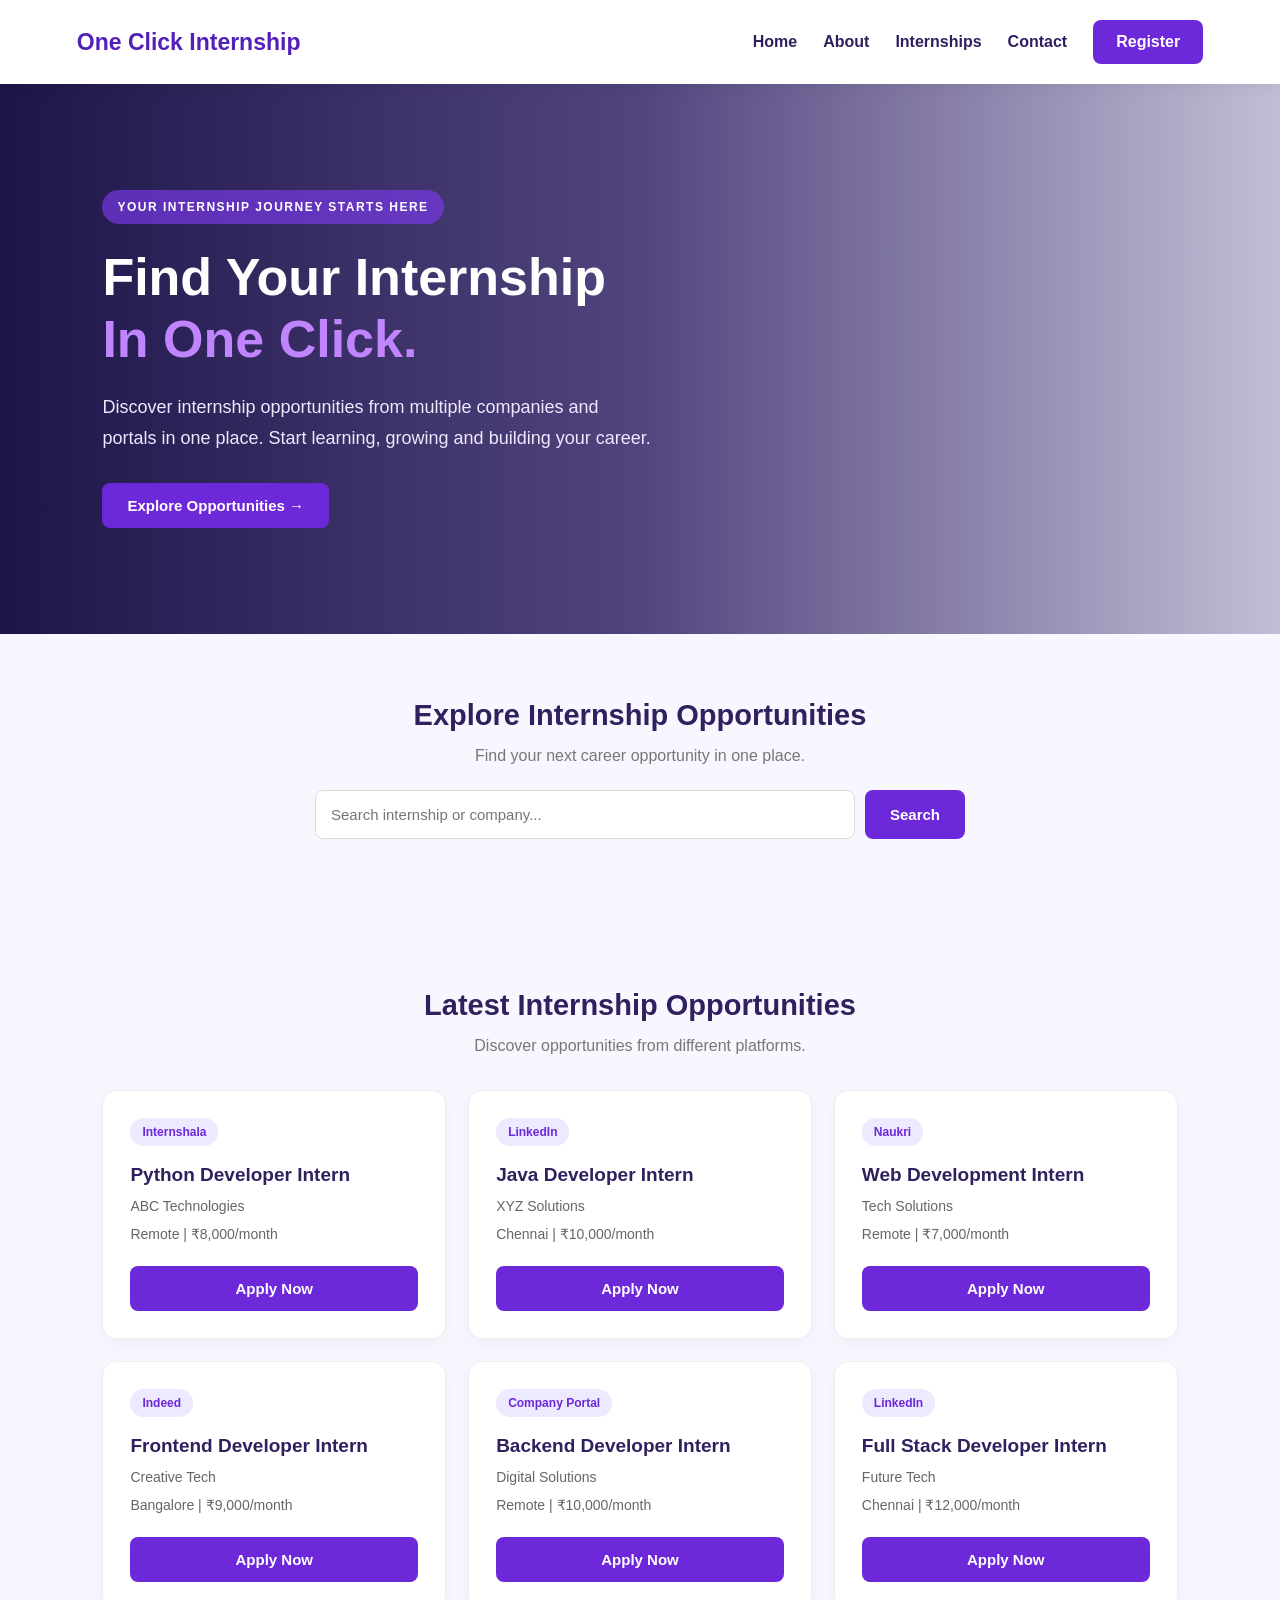
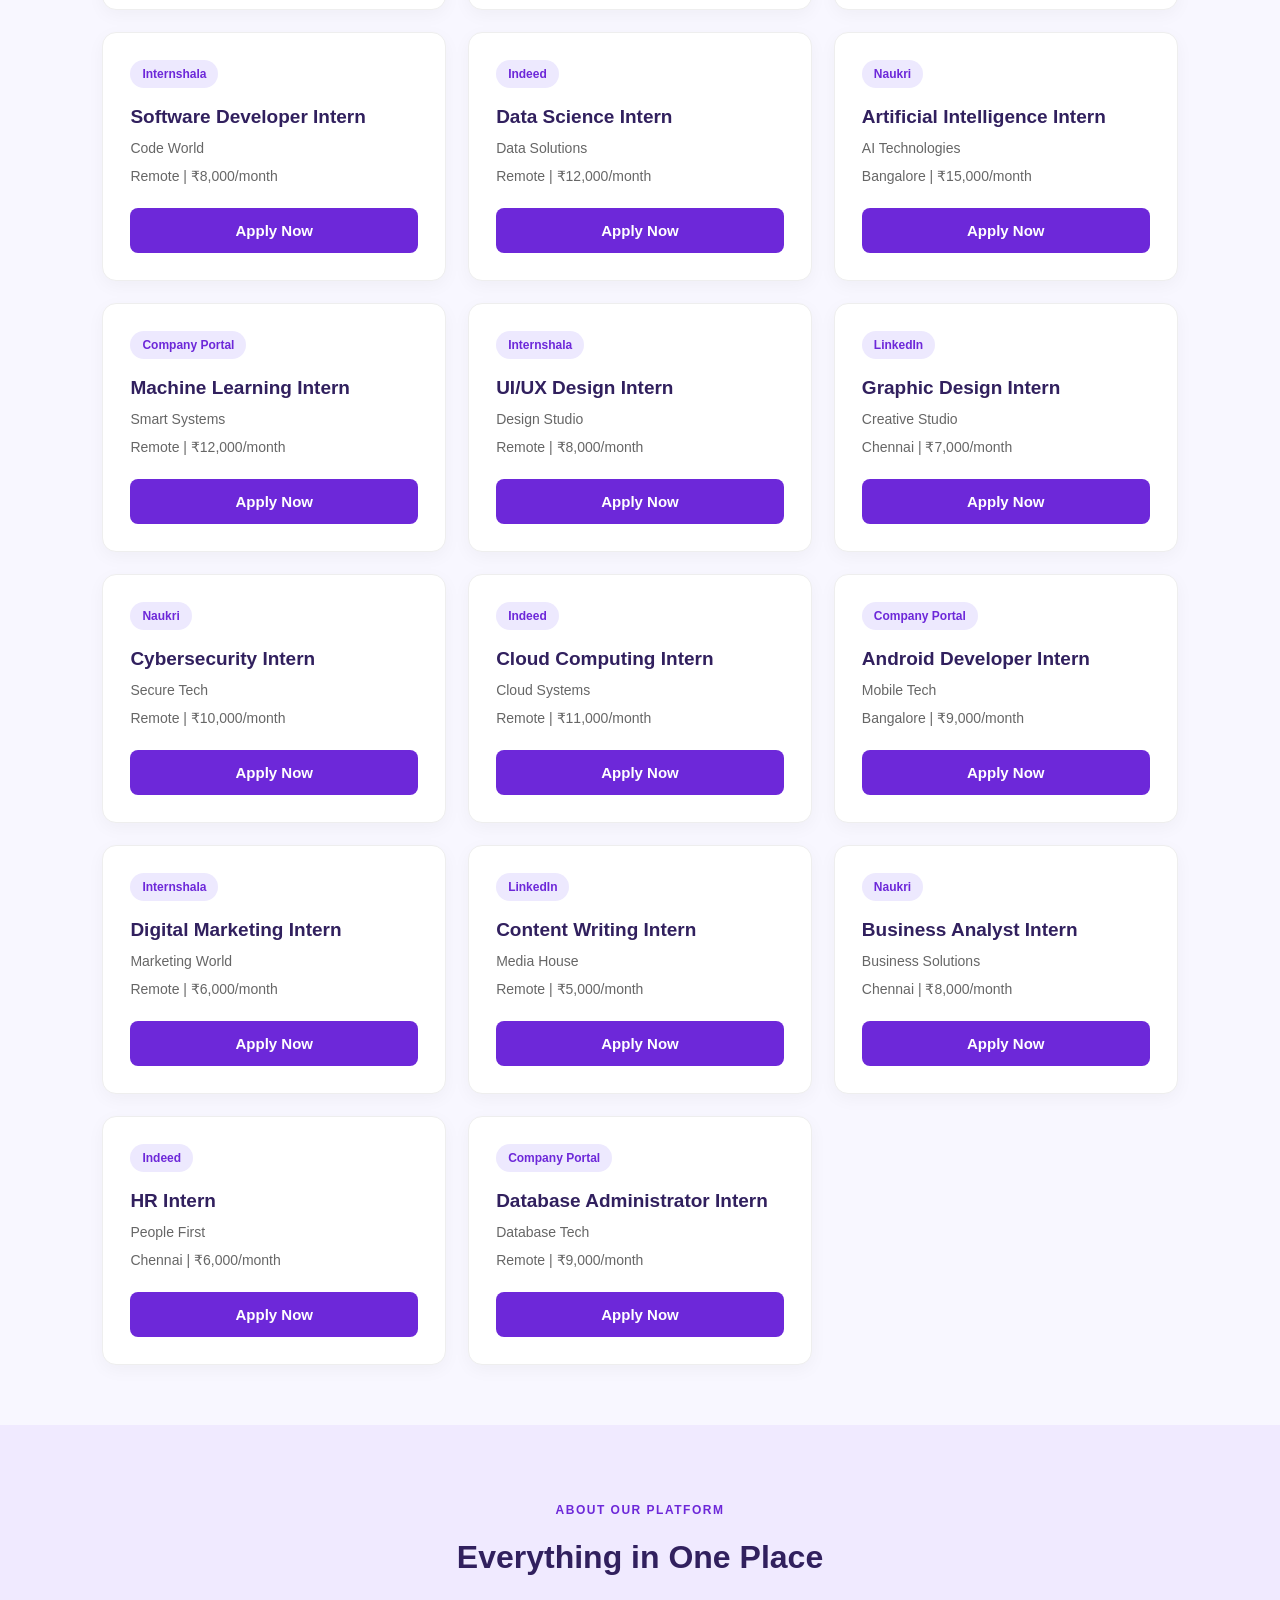
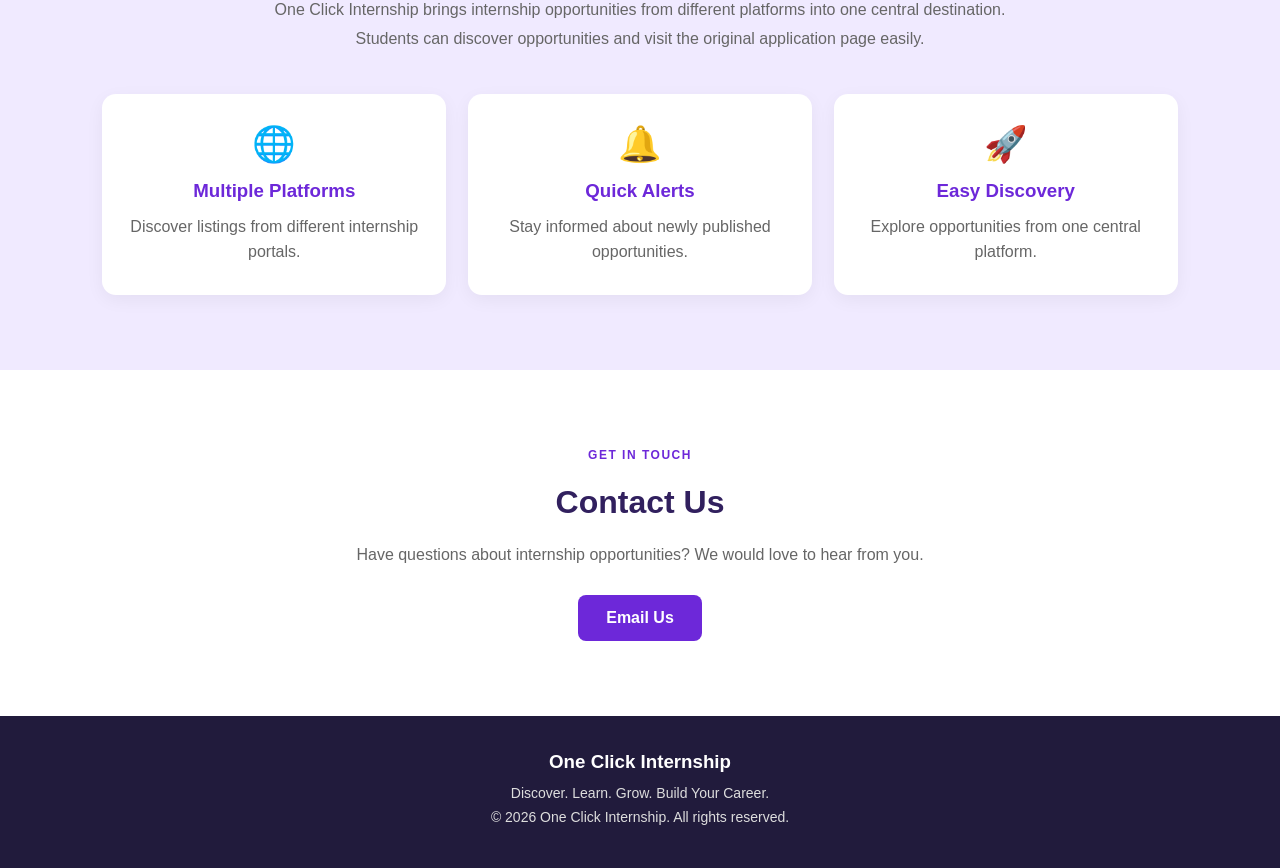
<file: index.html>
<!DOCTYPE html>
<html lang="en">
<head>
    <meta charset="UTF-8">
    <meta name="viewport" content="width=device-width, initial-scale=1.0">
    <title>One Click Internship</title>
    <link rel="stylesheet" href="style.css">
</head>
<body>

<!-- HEADER -->
<header>
    <a href="#home" class="logo">One Click Internship</a>

    <nav>
        <a href="#home">Home</a>
        <a href="#about">About</a>
        <a href="#internships">Internships</a>
        <a href="#contact">Contact</a>
        <a href="register.html" class="register-link">Register</a>
    </nav>
</header>

<main>

    <!-- HERO -->
    <section class="hero" id="home">
        <div class="hero-content">

            <span class="tag">YOUR INTERNSHIP JOURNEY STARTS HERE</span>

            <h1>
                Find Your Internship
                <span>In One Click.</span>
            </h1>

            <p>
                Discover internship opportunities from multiple
                companies and portals in one place.
                Start learning, growing and building your career.
            </p>

            <button onclick="exploreInternships()">
                Explore Opportunities →
            </button>

        </div>
    </section>

    <!-- SEARCH -->
    <section class="search-section" id="internships">

        <h2>Explore Internship Opportunities</h2>

        <p>Find your next career opportunity in one place.</p>

        <div class="search-box">
            <input
                type="text"
                id="searchInput"
                placeholder="Search internship or company..."
            >
            <button onclick="searchInternships()">Search</button>
        </div>

        <p id="searchResult"></p>

    </section>

    <!-- INTERNSHIP LISTINGS -->
    <section class="internship-section">

        <h2>Latest Internship Opportunities</h2>

        <p class="section-desc">
            Discover opportunities from different platforms.
        </p>

        <div class="internship-container">

            <div class="internship-card">
                <span class="source">Internshala</span>
                <h3>Python Developer Intern</h3>
                <p>ABC Technologies</p>
                <p>Remote | ₹8,000/month</p>
                <button onclick="applyInternship()">Apply Now</button>
            </div>

            <div class="internship-card">
                <span class="source">LinkedIn</span>
                <h3>Java Developer Intern</h3>
                <p>XYZ Solutions</p>
                <p>Chennai | ₹10,000/month</p>
                <button onclick="applyInternship()">Apply Now</button>
            </div>

            <div class="internship-card">
                <span class="source">Naukri</span>
                <h3>Web Development Intern</h3>
                <p>Tech Solutions</p>
                <p>Remote | ₹7,000/month</p>
                <button onclick="applyInternship()">Apply Now</button>
            </div>

            <div class="internship-card">
                <span class="source">Indeed</span>
                <h3>Frontend Developer Intern</h3>
                <p>Creative Tech</p>
                <p>Bangalore | ₹9,000/month</p>
                <button onclick="applyInternship()">Apply Now</button>
            </div>

            <div class="internship-card">
                <span class="source">Company Portal</span>
                <h3>Backend Developer Intern</h3>
                <p>Digital Solutions</p>
                <p>Remote | ₹10,000/month</p>
                <button onclick="applyInternship()">Apply Now</button>
            </div>

            <div class="internship-card">
                <span class="source">LinkedIn</span>
                <h3>Full Stack Developer Intern</h3>
                <p>Future Tech</p>
                <p>Chennai | ₹12,000/month</p>
                <button onclick="applyInternship()">Apply Now</button>
            </div>

            <div class="internship-card">
                <span class="source">Internshala</span>
                <h3>Software Developer Intern</h3>
                <p>Code World</p>
                <p>Remote | ₹8,000/month</p>
                <button onclick="applyInternship()">Apply Now</button>
            </div>

            <div class="internship-card">
                <span class="source">Indeed</span>
                <h3>Data Science Intern</h3>
                <p>Data Solutions</p>
                <p>Remote | ₹12,000/month</p>
                <button onclick="applyInternship()">Apply Now</button>
            </div>

            <div class="internship-card">
                <span class="source">Naukri</span>
                <h3>Artificial Intelligence Intern</h3>
                <p>AI Technologies</p>
                <p>Bangalore | ₹15,000/month</p>
                <button onclick="applyInternship()">Apply Now</button>
            </div>

            <div class="internship-card">
                <span class="source">Company Portal</span>
                <h3>Machine Learning Intern</h3>
                <p>Smart Systems</p>
                <p>Remote | ₹12,000/month</p>
                <button onclick="applyInternship()">Apply Now</button>
            </div>

            <div class="internship-card">
                <span class="source">Internshala</span>
                <h3>UI/UX Design Intern</h3>
                <p>Design Studio</p>
                <p>Remote | ₹8,000/month</p>
                <button onclick="applyInternship()">Apply Now</button>
            </div>

            <div class="internship-card">
                <span class="source">LinkedIn</span>
                <h3>Graphic Design Intern</h3>
                <p>Creative Studio</p>
                <p>Chennai | ₹7,000/month</p>
                <button onclick="applyInternship()">Apply Now</button>
            </div>

            <div class="internship-card">
                <span class="source">Naukri</span>
                <h3>Cybersecurity Intern</h3>
                <p>Secure Tech</p>
                <p>Remote | ₹10,000/month</p>
                <button onclick="applyInternship()">Apply Now</button>
            </div>

            <div class="internship-card">
                <span class="source">Indeed</span>
                <h3>Cloud Computing Intern</h3>
                <p>Cloud Systems</p>
                <p>Remote | ₹11,000/month</p>
                <button onclick="applyInternship()">Apply Now</button>
            </div>

            <div class="internship-card">
                <span class="source">Company Portal</span>
                <h3>Android Developer Intern</h3>
                <p>Mobile Tech</p>
                <p>Bangalore | ₹9,000/month</p>
                <button onclick="applyInternship()">Apply Now</button>
            </div>

            <div class="internship-card">
                <span class="source">Internshala</span>
                <h3>Digital Marketing Intern</h3>
                <p>Marketing World</p>
                <p>Remote | ₹6,000/month</p>
                <button onclick="applyInternship()">Apply Now</button>
            </div>

            <div class="internship-card">
                <span class="source">LinkedIn</span>
                <h3>Content Writing Intern</h3>
                <p>Media House</p>
                <p>Remote | ₹5,000/month</p>
                <button onclick="applyInternship()">Apply Now</button>
            </div>

            <div class="internship-card">
                <span class="source">Naukri</span>
                <h3>Business Analyst Intern</h3>
                <p>Business Solutions</p>
                <p>Chennai | ₹8,000/month</p>
                <button onclick="applyInternship()">Apply Now</button>
            </div>

            <div class="internship-card">
                <span class="source">Indeed</span>
                <h3>HR Intern</h3>
                <p>People First</p>
                <p>Chennai | ₹6,000/month</p>
                <button onclick="applyInternship()">Apply Now</button>
            </div>

            <div class="internship-card">
                <span class="source">Company Portal</span>
                <h3>Database Administrator Intern</h3>
                <p>Database Tech</p>
                <p>Remote | ₹9,000/month</p>
                <button onclick="applyInternship()">Apply Now</button>
            </div>

        </div>
    </section>

    <!-- ABOUT -->
    <section class="about-section" id="about">

        <span class="tag">ABOUT OUR PLATFORM</span>

        <h2>Everything in One Place</h2>

        <p>
            One Click Internship brings internship opportunities
            from different platforms into one central destination.
            Students can discover opportunities and visit the
            original application page easily.
        </p>

        <div class="about-features">

            <div class="feature-card">
                <div class="feature-icon">🌐</div>
                <h3>Multiple Platforms</h3>
                <p>Discover listings from different internship portals.</p>
            </div>

            <div class="feature-card">
                <div class="feature-icon">🔔</div>
                <h3>Quick Alerts</h3>
                <p>Stay informed about newly published opportunities.</p>
            </div>

            <div class="feature-card">
                <div class="feature-icon">🚀</div>
                <h3>Easy Discovery</h3>
                <p>Explore opportunities from one central platform.</p>
            </div>

        </div>
    </section>

    <!-- CONTACT -->
    <section class="contact-section" id="contact">

        <span class="tag">GET IN TOUCH</span>

        <h2>Contact Us</h2>

        <p>
            Have questions about internship opportunities?
            We would love to hear from you.
        </p>

        <a href="mailto:contact@oneclickinternship.com">
            Email Us
        </a>

    </section>

</main>

<!-- FOOTER -->
<footer>
    <h3>One Click Internship</h3>
    <p>Discover. Learn. Grow. Build Your Career.</p>
    <p>© 2026 One Click Internship. All rights reserved.</p>
</footer>

<script src="script.js"></script>

</body>
</html>
</file>
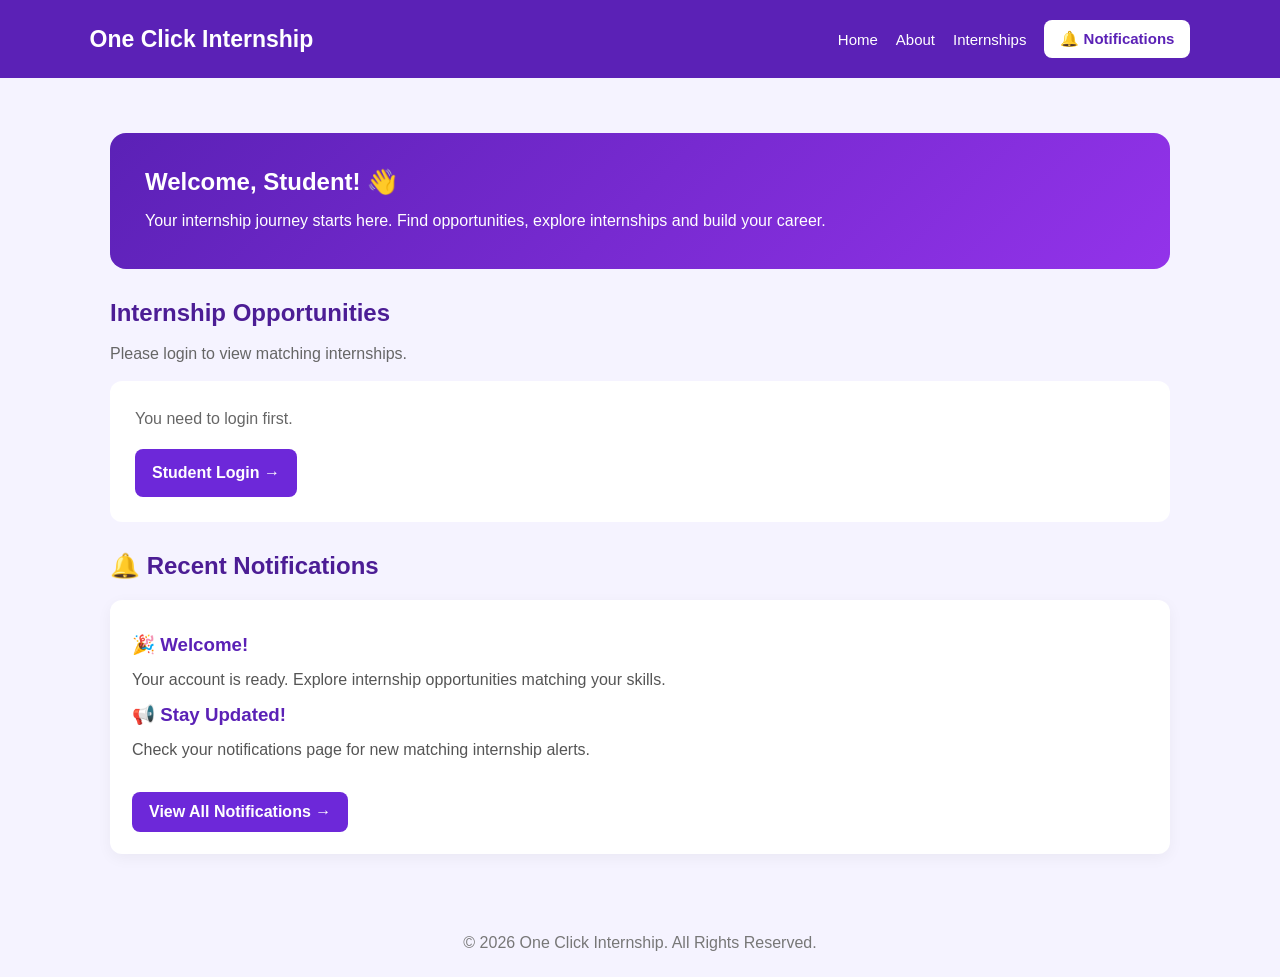
<file: dashboard.html>
<!DOCTYPE html>
<html lang="en">

<head>
    <meta charset="UTF-8">
    <meta name="viewport" content="width=device-width, initial-scale=1.0">

    <title>Student Dashboard | One Click Internship</title>

    <style>
        * {
            margin: 0;
            padding: 0;
            box-sizing: border-box;
        }

        body {
            font-family: Arial, sans-serif;
            background: #f5f3ff;
            color: #29213d;
        }

        header {
            background: #5b21b6;
            color: white;
            padding: 20px 7%;
            display: flex;
            justify-content: space-between;
            align-items: center;
            flex-wrap: wrap;
            gap: 15px;
        }

        header h2 {
            font-size: 23px;
        }

        nav {
            display: flex;
            align-items: center;
            gap: 18px;
            flex-wrap: wrap;
        }

        nav a {
            color: white;
            text-decoration: none;
            font-size: 15px;
        }

        nav a:hover {
            text-decoration: underline;
        }

        .notification-link {
            background: white;
            color: #5b21b6 !important;
            padding: 10px 16px;
            border-radius: 8px;
            font-weight: bold;
        }

        main {
            max-width: 1100px;
            margin: 35px auto;
            padding: 20px;
        }

        .welcome-card {
            background: linear-gradient(135deg, #5b21b6, #9333ea);
            color: white;
            padding: 35px;
            border-radius: 16px;
            margin-bottom: 30px;
        }

        .welcome-card h1 {
            margin-bottom: 12px;
        }

        .welcome-card p {
            line-height: 1.6;
        }

        .section-title {
            color: #4c1d95;
            margin: 30px 0 18px;
        }

        #internshipStatus {
            color: #666;
            margin-bottom: 18px;
        }

        .cards {
            display: grid;
            grid-template-columns: repeat(
                auto-fit,
                minmax(230px, 1fr)
            );
            gap: 20px;
        }

        .card {
            background: white;
            padding: 23px;
            border-radius: 13px;
            box-shadow: 0 4px 15px #0000000c;
        }

        .card h3 {
            color: #5b21b6;
            margin-bottom: 12px;
        }

        .card p {
            color: #666;
            line-height: 1.5;
            margin-bottom: 12px;
        }

        .status {
            display: inline-block;
            background: #ede9fe;
            color: #5b21b6;
            padding: 6px 10px;
            border-radius: 6px;
            font-size: 12px;
            margin-top: 5px;
        }

        .apply-button,
        .view-notifications,
        .login-button {
            display: inline-block;
            margin-top: 18px;
            background: #6d28d9;
            color: white;
            text-decoration: none;
            padding: 11px 17px;
            border-radius: 8px;
            font-weight: bold;
            border: none;
            cursor: pointer;
        }

        .apply-button:hover,
        .view-notifications:hover,
        .login-button:hover {
            background: #4c1d95;
        }

        .notification-box {
            background: white;
            padding: 22px;
            border-radius: 12px;
            margin-top: 20px;
            box-shadow: 0 4px 15px #0000000c;
        }

        .notification-box h3 {
            color: #5b21b6;
            margin: 12px 0;
        }

        .notification-box p {
            margin: 12px 0;
            color: #555;
            line-height: 1.5;
        }

        .empty-message {
            background: white;
            padding: 25px;
            border-radius: 12px;
            color: #666;
            line-height: 1.6;
        }

        footer {
            text-align: center;
            padding: 25px;
            color: #777;
            margin-top: 30px;
        }

        @media(max-width: 600px) {
            header {
                padding: 18px;
            }

            nav {
                gap: 13px;
            }

            .welcome-card {
                padding: 25px;
            }
        }
    </style>
</head>

<body>

    <!-- HEADER -->
    <header>

        <h2>One Click Internship</h2>

        <nav>
            <a href="index.html">Home</a>

            <a href="index.html#about">About</a>

            <a href="#internships">Internships</a>

            <a href="notification.html"
               class="notification-link">
                🔔 Notifications
            </a>
        </nav>

    </header>


    <main>

        <!-- WELCOME SECTION -->
        <section class="welcome-card">

            <h1 id="welcomeMessage">
                Welcome, Student! 👋
            </h1>

            <p>
                Your internship journey starts here.
                Find opportunities, explore internships
                and build your career.
            </p>

        </section>


        <!-- INTERNSHIP SECTION -->
        <h2 class="section-title" id="internships">
            Internship Opportunities
        </h2>

        <p id="internshipStatus">
            Loading your matching internships...
        </p>

        <div class="cards" id="internshipCards">
        </div>


        <!-- NOTIFICATIONS SECTION -->
        <h2 class="section-title">
            🔔 Recent Notifications
        </h2>

        <div class="notification-box">

            <h3>🎉 Welcome!</h3>

            <p>
                Your account is ready.
                Explore internship opportunities
                matching your skills.
            </p>

            <h3>📢 Stay Updated!</h3>

            <p>
                Check your notifications page
                for new matching internship alerts.
            </p>

            <a
                href="notification.html"
                class="view-notifications">

                View All Notifications →

            </a>

        </div>

    </main>


    <!-- FOOTER -->
    <footer>
        © 2026 One Click Internship. All Rights Reserved.
    </footer>


    <!-- JAVASCRIPT -->
    <script>

        const API_URL = "http://127.0.0.1:8000";

        const studentEmail =
            localStorage.getItem("studentEmail");

        const studentName =
            localStorage.getItem("studentName");


        // DISPLAY STUDENT NAME

        if (studentName) {

            document.getElementById(
                "welcomeMessage"
            ).textContent =
                "Welcome, " + studentName + "! 👋";

        }


        // LOAD MATCHING INTERNSHIPS

        async function loadMatchingInternships() {

            const container =
                document.getElementById("internshipCards");

            const status =
                document.getElementById("internshipStatus");


            if (!studentEmail) {

                status.textContent =
                    "Please login to view matching internships.";

                container.innerHTML = `
                    <div class="empty-message">
                        <p>You need to login first.</p>

                        <a href="login.html" class="login-button">
                            Student Login →
                        </a>
                    </div>
                `;

                return;
            }


            status.textContent =
                "Loading your matching internships...";


            try {

                const response = await fetch(
                    API_URL +
                    "/internships?student_email=" +
                    encodeURIComponent(studentEmail)
                );


                const data = await response.json();


                if (!response.ok) {

                    throw new Error(
                        data.detail ||
                        "Unable to load internships"
                    );

                }


                container.innerHTML = "";


                if (
                    !data.internships ||
                    data.internships.length === 0
                ) {

                    status.textContent =
                        "No matching internships found yet.";

                    container.innerHTML = `
                        <div class="empty-message">
                            <h3>No Matching Internships Yet 🔍</h3>

                            <p>
                                We will show internship opportunities
                                when your skills match.
                            </p>

                            <p>
                                Keep checking for new opportunities!
                            </p>
                        </div>
                    `;

                    return;
                }


                status.textContent =
                    data.count +
                    " matching internship(s) found!";


                // CREATE INTERNSHIP CARDS

                data.internships.forEach(item => {

                    const card =
                        document.createElement("div");

                    card.className = "card";


                    const title =
                        document.createElement("h3");

                    title.textContent =
                        "💼 " + item.title;


                    const company =
                        document.createElement("p");

                    company.textContent =
                        "Company: " + item.company;


                    const description =
                        document.createElement("p");

                    description.textContent =
                        item.description || "";


                    const skills =
                        document.createElement("p");

                    skills.textContent =
                        "Matching Skills: " +
                        (item.matched_skills || []).join(", ");


                    const badge =
                        document.createElement("span");

                    badge.className = "status";

                    badge.textContent =
                        "Skills Matched ✓";


                    const apply =
                        document.createElement("a");

                    apply.className = "apply-button";

                    apply.textContent =
                        "Apply Now →";


                    // CHECK APPLICATION LINK

                    try {

                        const url =
                            new URL(item.apply_url);

                        if (
                            url.protocol !== "https:" &&
                            url.protocol !== "http:"
                        ) {

                            throw new Error(
                                "Invalid application URL"
                            );

                        }

                        apply.href = url.href;

                        apply.target = "_blank";

                        apply.rel =
                            "noopener noreferrer";

                    } catch (error) {

                        apply.textContent =
                            "Application link unavailable";

                    }


                    // ADD ELEMENTS TO CARD

                    card.append(
                        title,
                        company,
                        description,
                        skills,
                        badge,
                        apply
                    );


                    container.appendChild(card);

                });


            } catch (error) {

                status.textContent =
                    "Backend connection failed. Check your server.";

                console.error(
                    "Internship loading error:",
                    error
                );

            }

        }


        // START LOADING

        loadMatchingInternships();


    </script>

</body>

</html>
</file>
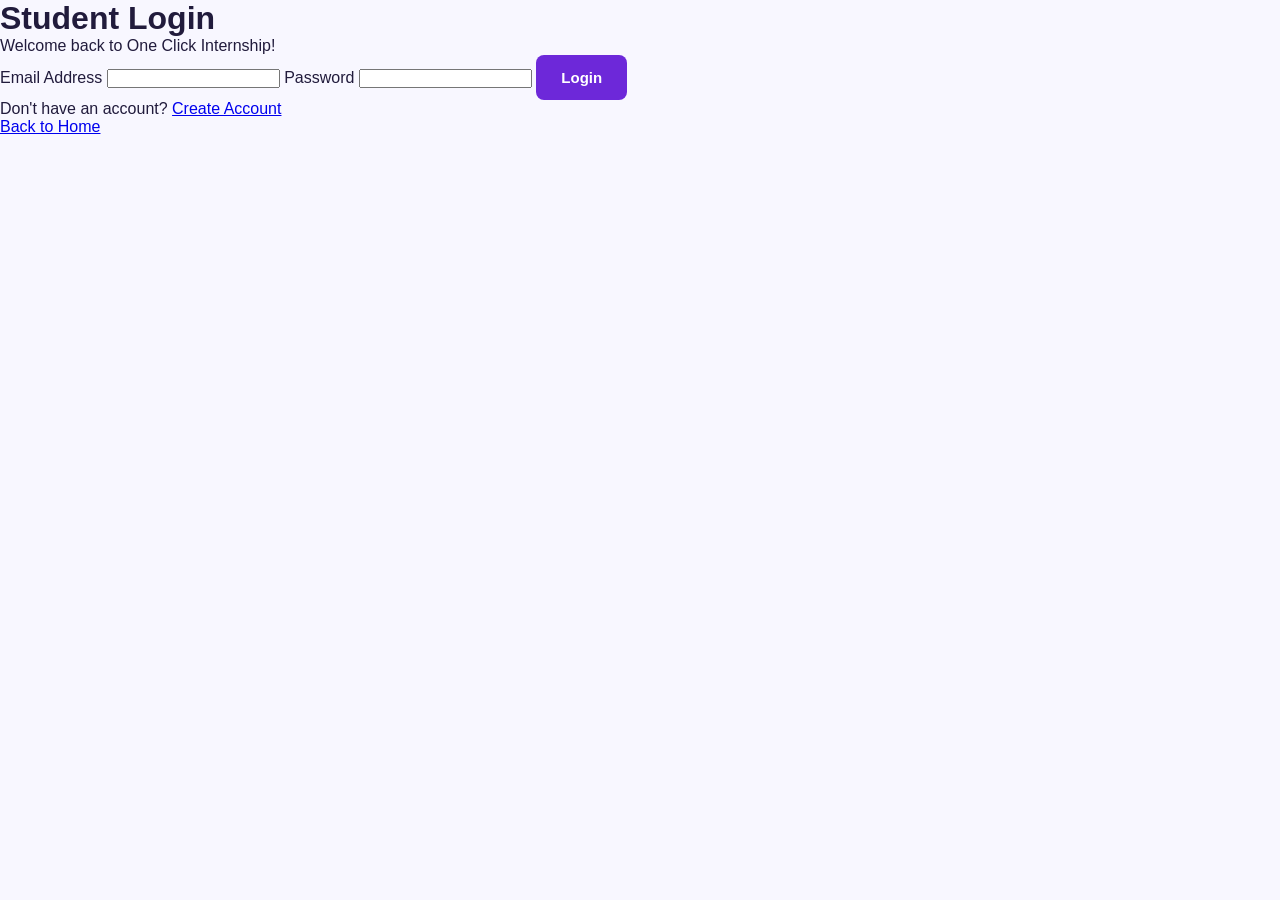
<file: login.html>
<!DOCTYPE html>
<html lang="en">
<head>
    <meta charset="UTF-8">
    <meta name="viewport" content="width=device-width, initial-scale=1.0">
    <title>Student Login | One Click Internship</title>
    <link rel="stylesheet" href="style.css">
</head>
<body>

    <div class="register-container">
        <h1>Student Login</h1>
        <p>Welcome back to One Click Internship!</p>

        <form id="loginForm">
            <label>Email Address</label>
            <input type="email" id="email" required>

            <label>Password</label>
            <input type="password" id="password" required>

            <button type="submit">Login</button>

            <p id="loginMessage"></p>
        </form>

        <p>Don't have an account?
            <a href="register.html">Create Account</a>
        </p>

        <a href="index.html">Back to Home</a>
    </div>

    <script src="login.js"></script>
</body>
</html>
</file>
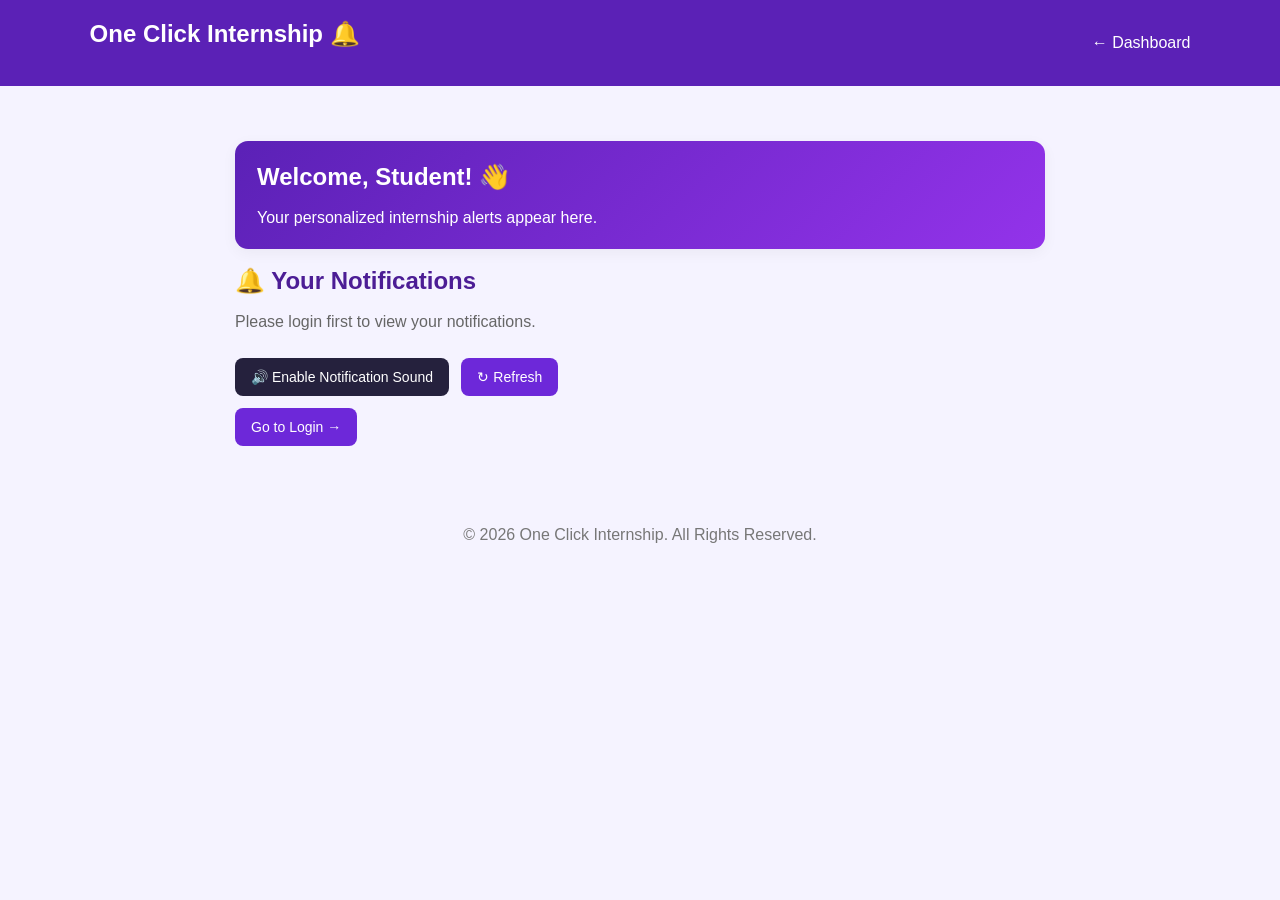
<file: notification.html>
<!DOCTYPE html>
<html lang="en">
<head>
    <meta charset="UTF-8">
    <meta name="viewport" content="width=device-width, initial-scale=1.0">
    <title>Notifications | One Click Internship</title>

    <style>
        * {
            box-sizing: border-box;
            margin: 0;
            padding: 0;
        }

        body {
            font-family: Arial, sans-serif;
            background: #f5f3ff;
            color: #29213d;
        }

        header {
            background: #5b21b6;
            color: white;
            padding: 20px 7%;
            display: flex;
            justify-content: space-between;
            align-items: center;
            flex-wrap: wrap;
        }

        header a {
            color: white;
            text-decoration: none;
        }

        main {
            max-width: 850px;
            margin: 35px auto;
            padding: 20px;
        }

        .welcome, .notification, .empty {
            background: white;
            padding: 22px;
            border-radius: 13px;
            margin-bottom: 18px;
            box-shadow: 0 4px 15px #0000000c;
        }

        .welcome {
            background: linear-gradient(135deg, #5b21b6, #9333ea);
            color: white;
        }

        .welcome h2 {
            color: white;
        }

        h2 {
            margin-bottom: 18px;
            color: #4c1d95;
        }

        .notification {
            border-left: 5px solid #7c3aed;
        }

        .notification h3 {
            color: #5b21b6;
            margin-bottom: 10px;
        }

        .notification p {
            color: #555;
            margin: 8px 0;
            line-height: 1.5;
        }

        .meta {
            font-size: 13px;
            color: #888 !important;
        }

        .unread {
            display: inline-block;
            background: #ede9fe;
            color: #5b21b6;
            padding: 5px 9px;
            border-radius: 6px;
            font-size: 12px;
            margin-top: 8px;
        }

        button, .apply {
            display: inline-block;
            border: none;
            background: #6d28d9;
            color: white;
            padding: 11px 16px;
            border-radius: 8px;
            text-decoration: none;
            cursor: pointer;
            margin: 12px 8px 0 0;
            font-size: 14px;
        }

        button:hover, .apply:hover {
            background: #4c1d95;
        }

        .sound-button {
            background: #25213d;
        }

        #status {
            margin: 15px 0;
            color: #666;
        }

        footer {
            text-align: center;
            padding: 25px;
            color: #777;
        }
    </style>
</head>

<body>

<header>
    <h2 style="color:white;">One Click Internship 🔔</h2>
    <a href="dashboard.html">← Dashboard</a>
</header>

<main>

    <div class="welcome">
        <h2 id="welcomeName">Welcome, Student! 👋</h2>
        <p>Your personalized internship alerts appear here.</p>
    </div>

    <h2>🔔 Your Notifications</h2>

    <p id="status">Loading notifications...</p>

    <button class="sound-button" onclick="enableSound()"
            id="soundButton">
        🔊 Enable Notification Sound
    </button>

    <button onclick="loadNotifications()">
        ↻ Refresh
    </button>

    <div id="notificationList"></div>

</main>

<footer>
    © 2026 One Click Internship. All Rights Reserved.
</footer>

<script>

const API = "http://127.0.0.1:8000";

const studentEmail = localStorage.getItem("studentEmail");
const studentName = localStorage.getItem("studentName");

const notificationList =
    document.getElementById("notificationList");

const statusText = document.getElementById("status");

let knownIds = new Set();
let firstLoad = true;
let soundEnabled = false;
let audioContext = null;
let isLoading = false;

if (studentName) {
    document.getElementById("welcomeName").textContent =
        "Welcome, " + studentName + "! 👋";
}

if (!studentEmail) {

    statusText.textContent =
        "Please login first to view your notifications.";

    notificationList.innerHTML =
        '<a class="apply" href="login.html">Go to Login →</a>';

} else {

    loadNotifications();

    setInterval(loadNotifications, 15000);
}


// ENABLE SOUND
async function enableSound() {

    try {
        const AudioContextClass =
            window.AudioContext || window.webkitAudioContext;

        if (!AudioContextClass) {
            alert("Audio is not supported in this browser.");
            return;
        }

        if (!audioContext) {
            audioContext = new AudioContextClass();
        }

        if (audioContext.state === "suspended") {
            await audioContext.resume();
        }

        soundEnabled = true;

        document.getElementById("soundButton").textContent =
            "🔔 Notification Sound Enabled";

        playSound();

    } catch (error) {
        alert("Unable to enable sound.");
    }
}


// NOTIFICATION SOUND
function playSound() {

    if (!soundEnabled || !audioContext) return;

    const notes = [
        { frequency: 880, time: 0 },
        { frequency: 1174, time: 0.18 },
        { frequency: 1568, time: 0.38 }
    ];

    notes.forEach(note => {

        const oscillator = audioContext.createOscillator();
        const gain = audioContext.createGain();

        oscillator.type = "sine";
        oscillator.frequency.value = note.frequency;

        oscillator.connect(gain);
        gain.connect(audioContext.destination);

        const start = audioContext.currentTime + note.time;

        gain.gain.setValueAtTime(0.7, start);

        gain.gain.exponentialRampToValueAtTime(
            0.01,
            start + 0.65
        );

        oscillator.start(start);
        oscillator.stop(start + 0.65);
    });
}


// LOAD NOTIFICATIONS
async function loadNotifications() {

    if (!studentEmail || isLoading) return;

    isLoading = true;

    try {

        const response = await fetch(
            API + "/students/" +
            encodeURIComponent(studentEmail) +
            "/notifications"
        );

        const data = await response.json();

        if (!response.ok) {
            throw new Error(
                data.detail || "Unable to load notifications"
            );
        }

        const notifications = data.notifications || [];

        const newNotifications = notifications.filter(
            item => !knownIds.has(item.id)
        );

        if (!firstLoad && newNotifications.length > 0) {
            playSound();
        }

        notifications.forEach(item => knownIds.add(item.id));

        firstLoad = false;

        statusText.textContent =
            notifications.length + " notification(s) found.";

        displayNotifications(notifications);

    } catch (error) {

        statusText.textContent =
            "Could not connect to backend. Check the server.";

        console.error(error);

    } finally {
        isLoading = false;
    }
}


// DISPLAY NOTIFICATIONS
function displayNotifications(notifications) {

    notificationList.innerHTML = "";

    if (notifications.length === 0) {

        notificationList.innerHTML = `
            <div class="empty">
                <h3>No Notifications Yet 🔔</h3>
                <p>Matching internship alerts will appear here.</p>
            </div>
        `;

        return;
    }

    notifications.forEach(item => {

        const card = document.createElement("div");
        card.className = "notification";

        const safeURL = getSafeURL(item.apply_url);

        card.innerHTML = `
            <h3>🎉 ${escapeHTML(item.title)}</h3>

            <p><strong>Company:</strong>
                ${escapeHTML(item.company)}</p>

            <p>${escapeHTML(item.message)}</p>

            <p><strong>Required Skills:</strong>
                ${escapeHTML(item.skills)}</p>

            <p class="meta">Received:
                ${escapeHTML(item.created_at)}</p>

            <span class="unread">
                ${item.is_read ? "Read" : "New / Unread"}
            </span>

            <br>

            ${safeURL ? `
                <a class="apply"
                   href="${safeURL}"
                   target="_blank"
                   rel="noopener noreferrer">
                   Apply Now →
                </a>
            ` : ""}

            ${item.is_read ? "" : `
                <button onclick="markAsRead(${Number(item.id)})">
                    Mark as Read
                </button>
            `}
        `;

        notificationList.appendChild(card);
    });
}


// MARK AS READ
async function markAsRead(id) {

    try {

        const response = await fetch(
            API + "/notifications/" + id +
            "/read?email=" + encodeURIComponent(studentEmail),
            {
                method: "PATCH"
            }
        );

        if (!response.ok) {
            throw new Error("Could not update notification.");
        }

        await loadNotifications();

    } catch (error) {
        alert(error.message);
    }
}


// SAFE HTML TEXT
function escapeHTML(value) {

    return String(value ?? "").replace(/[&<>"']/g, char => ({
        "&": "&amp;",
        "<": "&lt;",
        ">": "&gt;",
        '"': "&quot;",
        "'": "&#39;"
    })[char]);
}


// VALIDATE APPLICATION URL
function getSafeURL(value) {

    try {
        const url = new URL(value);

        if (url.protocol === "https:" ||
            url.protocol === "http:") {
            return escapeHTML(url.href);
        }

    } catch (error) {
        return "";
    }

    return "";
}

</script>

</body>
</html>
</file>
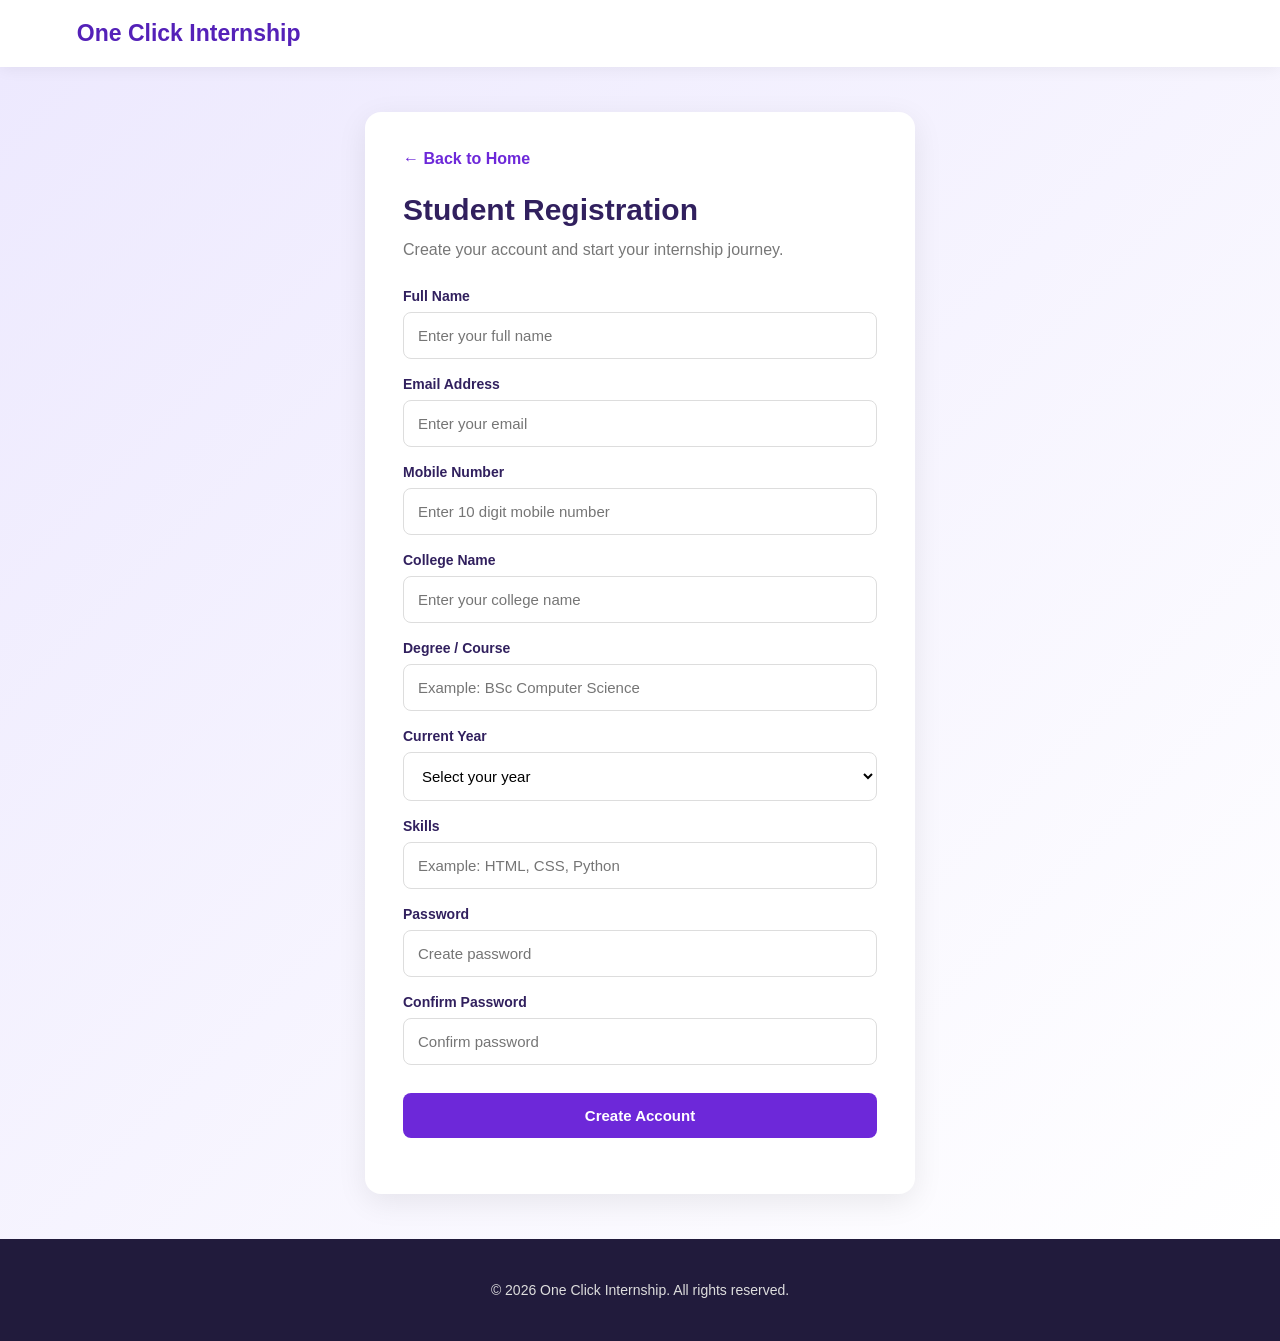
<file: register.html>
<!DOCTYPE html>
<html lang="en">
<head>
    <meta charset="UTF-8">
    <meta name="viewport" content="width=device-width, initial-scale=1.0">
    <title>Student Registration - One Click Internship</title>
    <link rel="stylesheet" href="style.css">
</head>
<body>

<header>
    <a href="index.html" class="logo">One Click Internship</a>
</header>

<section class="registration-section">

    <div class="registration-box">

        <a href="index.html" class="back-link">← Back to Home</a>

        <h1>Student Registration</h1>

        <p class="form-description">
            Create your account and start your internship journey.
        </p>

        <form id="registrationForm">

            <label>Full Name</label>
            <input type="text" id="fullName"
                   placeholder="Enter your full name" required>

            <label>Email Address</label>
            <input type="email" id="email"
                   placeholder="Enter your email" required>

            <label>Mobile Number</label>
            <input type="tel" id="phone"
                   placeholder="Enter 10 digit mobile number"
                   pattern="[0-9]{10}" maxlength="10" required>

            <label>College Name</label>
            <input type="text" id="college"
                   placeholder="Enter your college name" required>

            <label>Degree / Course</label>
            <input type="text" id="course"
                   placeholder="Example: BSc Computer Science" required>

            <label>Current Year</label>
            <select id="year" required>
                <option value="">Select your year</option>
                <option value="First Year">First Year</option>
                <option value="Second Year">Second Year</option>
                <option value="Third Year">Third Year</option>
                <option value="Final Year">Final Year</option>
            </select>

            <label>Skills</label>
            <input type="text" id="skills"
                   placeholder="Example: HTML, CSS, Python" required>

            <label>Password</label>
            <input type="password" id="password"
                   placeholder="Create password"
                   minlength="8" required>

            <label>Confirm Password</label>
            <input type="password" id="confirmPassword"
                   placeholder="Confirm password" required>

            <button type="submit" class="submit-button">
                Create Account
            </button>

            <p id="registrationMessage"></p>

        </form>

    </div>

</section>

<footer>
    <p>© 2026 One Click Internship. All rights reserved.</p>
</footer>

<script src="register.js"></script>

</body>
</html>
</file>
<file: style.css>
* {
    margin: 0;
    padding: 0;
    box-sizing: border-box;
}

html {
    scroll-behavior: smooth;
}

body {
    font-family: Arial, sans-serif;
    background: #f8f7ff;
    color: #211b3c;
}

/* HEADER */

header {
    display: flex;
    justify-content: space-between;
    align-items: center;
    padding: 20px 6%;
    background: white;
    box-shadow: 0 2px 15px rgba(0,0,0,0.06);
    position: sticky;
    top: 0;
    z-index: 100;
}

.logo {
    text-decoration: none;
    color: #5421b8;
    font-size: 23px;
    font-weight: bold;
    white-space: nowrap;
}

nav {
    display: flex;
    align-items: center;
    gap: 26px;
}

nav a {
    text-decoration: none;
    color: #31205e;
    font-weight: bold;
    transition: 0.3s;
}

nav a:hover {
    color: #8b5cf6;
}

.register-link {
    background: #6d28d9;
    color: white !important;
    padding: 13px 23px;
    border-radius: 8px;
}

.register-link:hover {
    background: #4c1d95;
}

/* BUTTONS */

button {
    background: #6d28d9;
    color: white;
    border: none;
    padding: 14px 25px;
    border-radius: 8px;
    font-size: 15px;
    font-weight: bold;
    cursor: pointer;
    transition: 0.3s;
}

button:hover {
    background: #4c1d95;
    transform: translateY(-2px);
}

/* HERO */

.hero {
    min-height: 550px;
    display: flex;
    align-items: center;
    padding: 80px 8%;

    background:
        linear-gradient(
            90deg,
            rgba(20, 12, 65, 0.96),
            rgba(35, 18, 90, 0.78),
            rgba(35, 18, 90, 0.25)
        ),
        url("https://images.unsplash.com/photo-1522202176988-66273c2fd55f");

    background-size: cover;
    background-position: center;
    color: white;
}

.hero-content {
    max-width: 650px;
}

.tag {
    display: inline-block;
    color: #6d28d9;
    font-size: 12px;
    font-weight: bold;
    letter-spacing: 1.5px;
    margin-bottom: 22px;
}

.hero .tag {
    color: white;
    background: rgba(124, 58, 237, 0.65);
    padding: 10px 15px;
    border-radius: 25px;
}

.hero h1 {
    font-size: 52px;
    line-height: 1.2;
    margin-bottom: 22px;
    color: white;
}

.hero h1 span {
    display: block;
    color: #c084fc;
}

.hero p {
    font-size: 18px;
    color: #eee8ff;
    max-width: 550px;
    line-height: 1.7;
    margin-bottom: 30px;
}

/* SEARCH */

.search-section {
    text-align: center;
    padding: 65px 20px;
}

.search-section h2,
.internship-section h2 {
    font-size: 29px;
    margin-bottom: 15px;
    color: #31205e;
}

.search-section p,
.section-desc {
    color: #777;
    margin-bottom: 25px;
}

.search-box {
    display: flex;
    gap: 10px;
    max-width: 650px;
    margin: auto;
}

.search-box input {
    flex: 1;
    min-width: 0;
    padding: 15px;
    border: 1px solid #ddd;
    border-radius: 8px;
    font-size: 15px;
    outline: none;
}

.search-box input:focus {
    border-color: #7c3aed;
}

#searchResult {
    margin-top: 18px;
}

/* INTERNSHIP CARDS */

.internship-section {
    padding: 60px 8%;
    text-align: center;
}

.internship-container {
    display: grid;
    grid-template-columns: repeat(3, 1fr);
    gap: 22px;
    margin-top: 35px;
    text-align: left;
}

.internship-card {
    background: white;
    padding: 27px;
    border-radius: 14px;
    border: 1px solid #eee;
    box-shadow: 0 5px 18px rgba(0,0,0,0.04);
    transition: 0.3s;
}

.internship-card:hover {
    transform: translateY(-5px);
    box-shadow: 0 10px 25px rgba(109,40,217,0.12);
}

.internship-card h3 {
    margin: 18px 0 12px;
    color: #31205e;
    font-size: 19px;
}

.internship-card p {
    color: #666;
    margin: 12px 0;
    font-size: 14px;
}

.source {
    display: inline-block;
    background: #ede9fe;
    color: #6d28d9;
    padding: 7px 12px;
    border-radius: 20px;
    font-size: 12px;
    font-weight: bold;
}

.internship-card button {
    margin-top: 12px;
    width: 100%;
}

/* ABOUT */

.about-section {
    padding: 75px 8%;
    text-align: center;
    background: #f0eaff;
}

.about-section h2,
.contact-section h2 {
    color: #31205e;
    font-size: 32px;
    margin-bottom: 20px;
}

.about-section > p,
.contact-section > p {
    max-width: 750px;
    margin: auto;
    color: #666;
    line-height: 1.8;
}

.about-features {
    display: grid;
    grid-template-columns: repeat(3, 1fr);
    gap: 22px;
    margin-top: 40px;
}

.feature-card {
    background: white;
    padding: 30px 22px;
    border-radius: 14px;
    box-shadow: 0 5px 18px rgba(0,0,0,0.05);
    transition: 0.3s;
}

.feature-card:hover {
    transform: translateY(-5px);
}

.feature-icon {
    font-size: 35px;
    margin-bottom: 15px;
}

.feature-card h3 {
    color: #6d28d9;
    margin-bottom: 12px;
}

.feature-card p {
    color: #666;
    line-height: 1.6;
}

/* CONTACT */

.contact-section {
    padding: 75px 20px;
    text-align: center;
    background: white;
}

.contact-section a {
    display: inline-block;
    margin-top: 25px;
    padding: 14px 28px;
    background: #6d28d9;
    color: white;
    text-decoration: none;
    border-radius: 8px;
    font-weight: bold;
}

.contact-section a:hover {
    background: #4c1d95;
}

/* REGISTRATION */

.registration-section {
    min-height: 100vh;
    display: flex;
    justify-content: center;
    align-items: center;
    padding: 45px 20px;
    background: linear-gradient(135deg, #ede9fe, #ffffff);
}

.registration-box {
    width: 100%;
    max-width: 550px;
    background: white;
    padding: 38px;
    border-radius: 16px;
    box-shadow: 0 8px 30px rgba(0,0,0,0.08);
}

.back-link {
    display: inline-block;
    text-decoration: none;
    color: #6d28d9;
    font-weight: bold;
    margin-bottom: 25px;
}

.registration-box h1 {
    color: #31205e;
    font-size: 30px;
    margin-bottom: 10px;
}

.form-description {
    color: #777;
    margin-bottom: 25px;
    line-height: 1.6;
}

.registration-box label {
    display: block;
    margin-top: 17px;
    margin-bottom: 8px;
    color: #31205e;
    font-weight: bold;
    font-size: 14px;
}

.registration-box input,
.registration-box select {
    width: 100%;
    padding: 14px;
    border: 1px solid #ddd;
    border-radius: 8px;
    font-size: 15px;
    outline: none;
    background: white;
}

.registration-box input:focus,
.registration-box select:focus {
    border-color: #7c3aed;
    box-shadow: 0 0 0 3px rgba(124,58,237,0.1);
}

.submit-button {
    width: 100%;
    margin-top: 28px;
}

#registrationMessage {
    margin-top: 18px;
    text-align: center;
    font-weight: bold;
}

/* FOOTER */

footer {
    text-align: center;
    padding: 35px 20px;
    background: #211b3c;
    color: white;
}

footer h3 {
    margin-bottom: 12px;
}

footer p {
    margin: 8px 0;
    color: #ddd;
    font-size: 14px;
}

/* RESPONSIVE */

@media (max-width: 900px) {
    .internship-container {
        grid-template-columns: repeat(2, 1fr);
    }

    header {
        padding: 18px 4%;
    }

    nav {
        gap: 15px;
    }
}

@media (max-width: 700px) {
    header {
        flex-direction: column;
        gap: 18px;
    }

    nav {
        flex-wrap: wrap;
        justify-content: center;
        gap: 15px;
    }

    .hero {
        min-height: 470px;
        padding: 60px 6%;
    }

    .hero h1 {
        font-size: 36px;
    }

    .hero p {
        font-size: 16px;
    }

    .internship-container,
    .about-features {
        grid-template-columns: 1fr;
    }

    .search-box {
        flex-direction: column;
    }

    .registration-box {
        padding: 25px 20px;
    }
}
</file>
